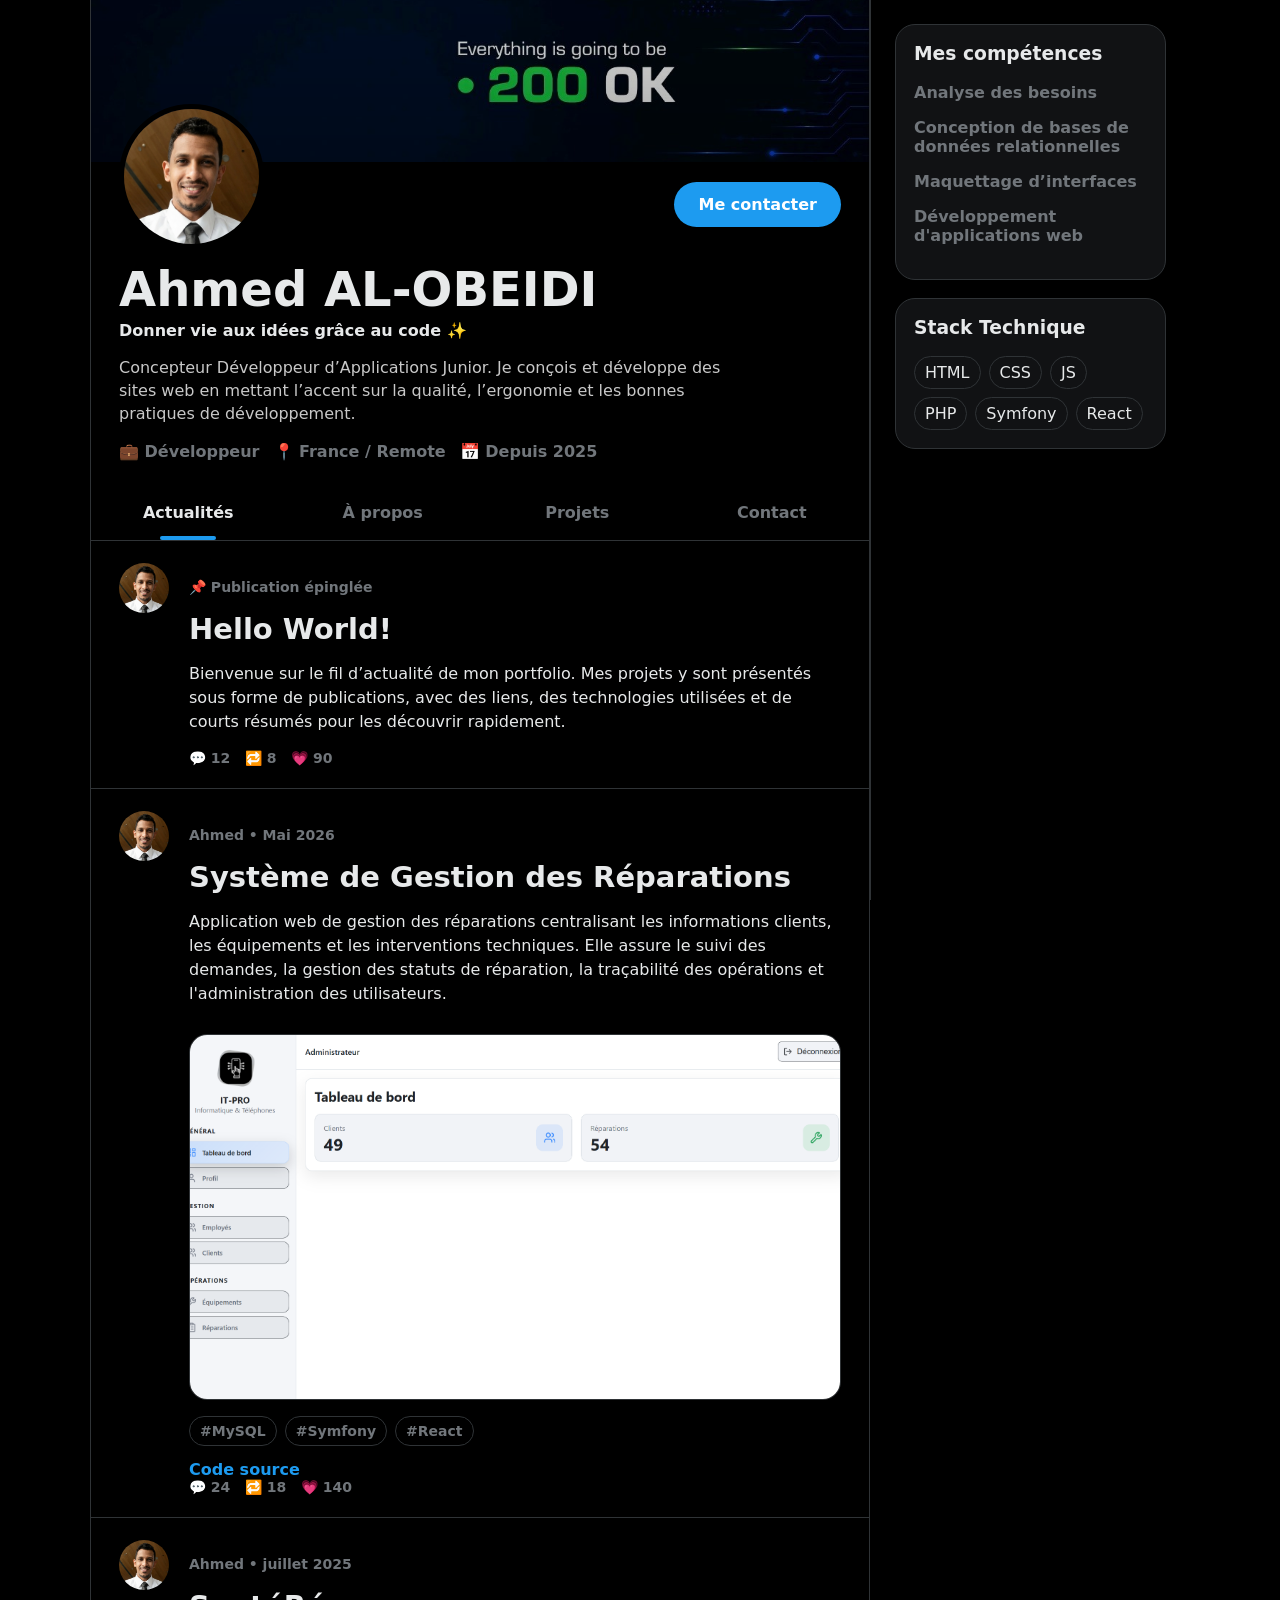
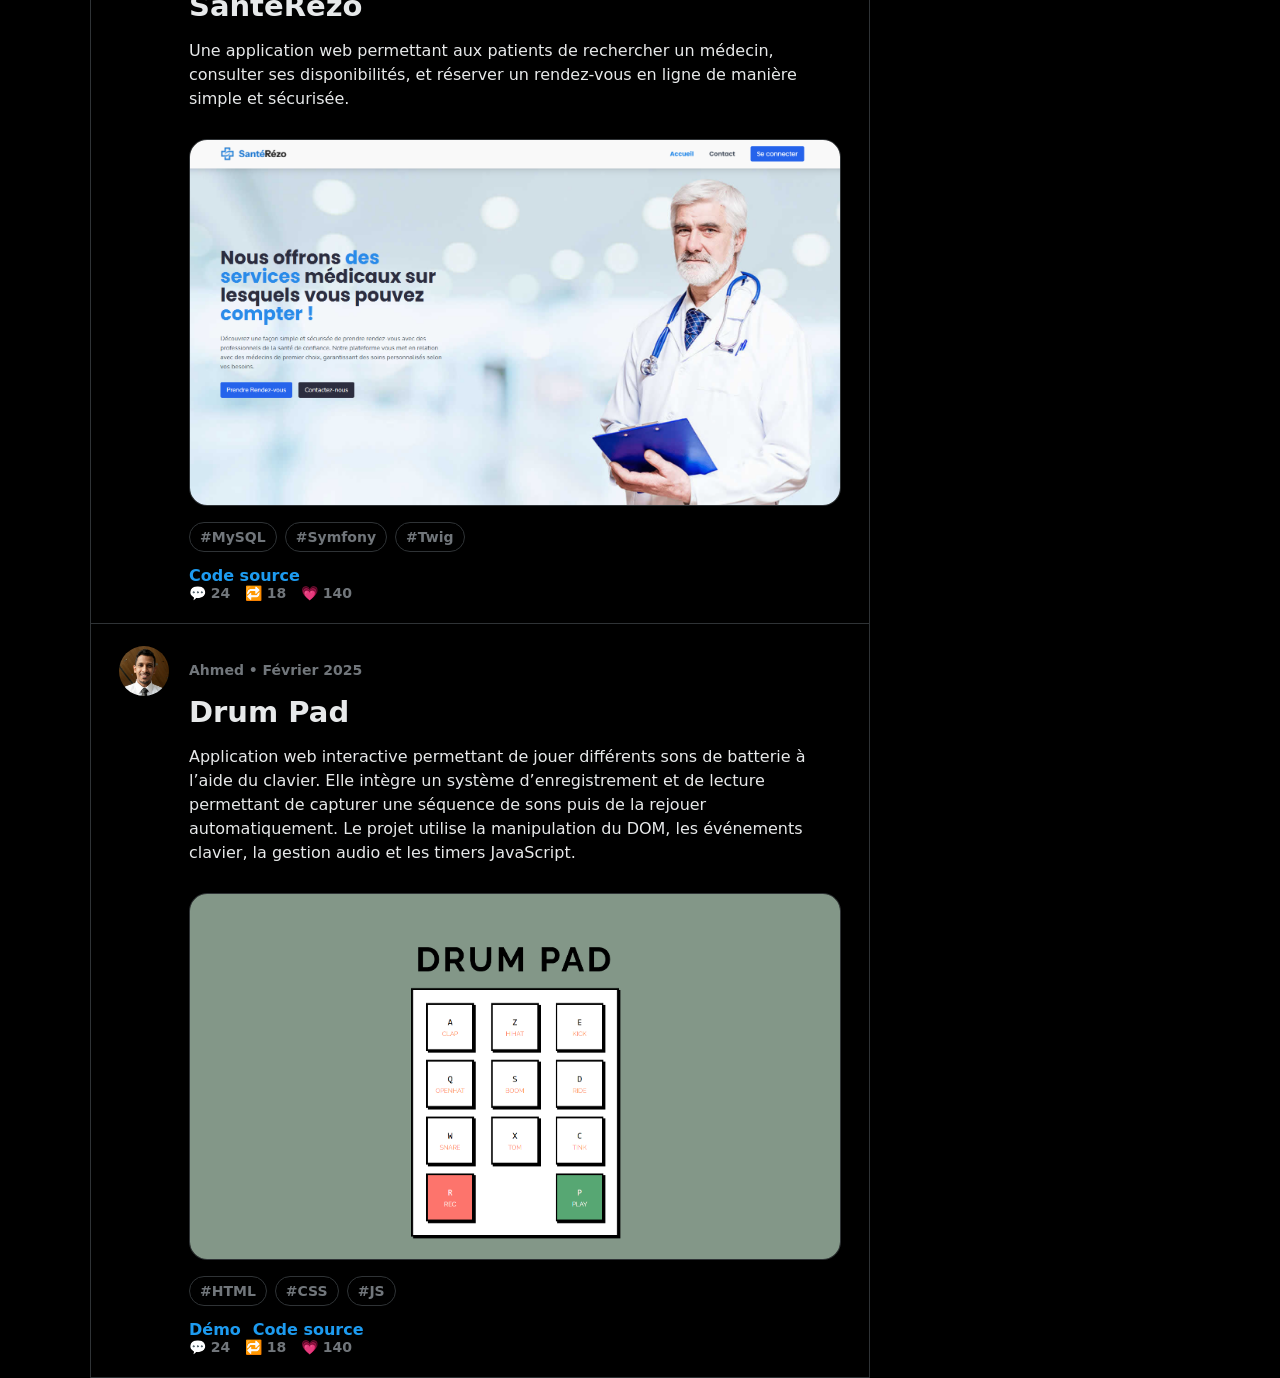
<file: index.html>
<!DOCTYPE html>
<html lang="fr">

<head>
  <meta charset="UTF-8" />
  <meta name="viewport" content="width=device-width, initial-scale=1.0" />
  <title>Ahmed AL-OBEIDI</title>
  <link rel="icon" type="image/png" href="assets/img/avatar.png">
  <link rel="stylesheet" href="https://cdnjs.cloudflare.com/ajax/libs/font-awesome/6.5.1/css/all.min.css" />
  <link rel="stylesheet" href="styles.css" />
  <script defer src="script.js"></script>
</head>

<body>
  <main class="profile-shell">
    <section class="profile-card">
      <div class="cover"></div>

      <div class="profile-top">
        <img class="avatar" src="assets/img/avatar.png" alt="Profile avatar" />
        <a class="follow" href="mailto:alobeidi.dev@gmail.com">Me contacter</a>
      </div>

      <h1>Ahmed AL-OBEIDI</h1>
      <p class="tagline">Donner vie aux idées grâce au code ✨</p>
      <p class="bio">Concepteur Développeur d’Applications Junior. Je conçois et développe des sites web en mettant
        l’accent sur la qualité, l’ergonomie et les bonnes pratiques de développement.</p>

      <div class="meta">
        <span>💼 Développeur</span>
        <span>📍 France / Remote</span>
        <span>📅 Depuis 2025</span>
      </div>

      <div class="tabs">
        <button class="tab active" data-tab="feed">Actualités</button>
        <button class="tab" data-tab="about">À propos</button>
        <button class="tab" data-tab="projects">Projets</button>
        <button class="tab" data-tab="contact">Contact</button>
      </div>
    </section>

    <section id="feed" class="tab-panel active">
      <article class="post pinned">
        <img class="post-avatar" src="assets/img/avatar.png" alt="" />
        <div>
          <p class="pin">📌 Publication épinglée</p>
          <h2>Hello World!</h2>
          <p>Bienvenue sur le fil d’actualité de mon portfolio. Mes projets y sont présentés sous forme de publications,
            avec des liens, des technologies utilisées et de courts résumés pour les découvrir rapidement.
          </p>
          <div class="actions">💬 12 &nbsp; 🔁 8 &nbsp; 💗 90</div>
        </div>
      </article>

      <div id="projectPosts"></div>
    </section>

    <section id="about" class="tab-panel">
      <article class="post text-post">
        <h2>À propos de moi</h2>
        <p>
          Développeur d’applications junior spécialisé dans les technologies web, j’aime concevoir des solutions
          fiables, évolutives et centrées sur les besoins des utilisateurs.
        </p>

        <p>
          Actuellement à la recherche d’une alternance pour poursuivre ma formation d’Expert en Architecture et
          Développement Logiciel (Bac+5).
        </p>
      </article>
    </section>

    <section id="projects" class="tab-panel">
      <div id="projectList"></div>
    </section>

    <section id="contact" class="tab-panel">
      <article class="post text-post">
        <h2>Restons en contact</h2>

        <p class="contact-intro">
          Retrouvez-moi sur les réseaux ou contactez-moi directement par e-mail.
        </p>

        <div class="social-links">

          <a href="https://github.com/ahmedobeidi" target="_blank" rel="noopener noreferrer" class="social-card">
            <i class="fa-brands fa-github social-icon"></i>

            <div>
              <h3>GitHub</h3>
              <p>github.com/ahmedobeidi</p>
            </div>
          </a>

          <a href="https://www.linkedin.com/in/ahmedobeidi/" target="_blank" rel="noopener noreferrer"
            class="social-card">
            <i class="fa-brands fa-linkedin social-icon"></i>

            <div>
              <h3>LinkedIn</h3>
              <p>linkedin.com/in/ahmedobeidi/</p>
            </div>
          </a>

          <a href="mailto:alobeidi.dev@gmail.com" class="social-card">
            <i class="fa-solid fa-envelope social-icon"></i>

            <div>
              <h3>Email</h3>
              <p>alobeidi.dev@gmail.com</p>
            </div>
          </a>

        </div>
      </article>
    </section>
  </main>

  <aside class="sidebar right">
    <div class="widget">
      <h3>Mes compétences</h3>
      <p><strong>Analyse des besoins</strong></p>
      <p><strong>Conception de bases de données relationnelles</strong></p>
      <p><strong>Maquettage d’interfaces</strong></p>
      <p><strong>Développement d'applications web</strong></p>
    </div>

    <div class="widget">
      <h3>Stack Technique</h3>
      <div class="chips">
        <span>HTML</span>
        <span>CSS</span>
        <span>JS</span>
        <span>PHP</span>
        <span>Symfony</span>
        <span>React</span>
      </div>
    </div>
  </aside>
</body>

</html>
</file>
<file: styles.css>
:root {
  --bg: #000;
  --panel: #111214;
  --panel-hover: #16181c;
  --line: #2f3336;
  --text: #e7e9ea;
  --muted: #71767b;
  --accent: #d4008f;
  --accent2: #1d9bf0;
}

* {
  box-sizing: border-box;
}

html {
  scroll-behavior: smooth;
}

body {
  margin: 0;
  min-height: 100vh;
  background: var(--bg);
  color: var(--text);
  font-family: Inter, system-ui, -apple-system, BlinkMacSystemFont, "Segoe UI", sans-serif;
  display: grid;
  grid-template-columns: minmax(0, 780px) 320px;
  justify-content: center;
}

a {
  color: inherit;
  text-decoration: none;
}

button {
  font: inherit;
}

/* Layout */
.profile-shell {
  width: 100%;
  min-height: 100vh;
  border-inline: 1px solid var(--line);
}

.sidebar {
  position: sticky;
  top: 0;
  height: 100vh;
  padding: 24px;
}

.right {
  border-left: 1px solid var(--line);
}

/* Profile Header */
.profile-card {
  position: relative;
  overflow: visible; /* allow avatar to overlap the cover */
}

.cover {
  position: relative;
  width: 100%;
  height: clamp(140px, 18vh, 340px);
  background-image: url("assets/img/Cover.jpg");
  background-size: cover;
  background-position: center;
  background-repeat: no-repeat;
}

/* optional semi-transparent overlay for contrast */
.cover::after {
  content: "";
  position: absolute;
  inset: 0;
  background: linear-gradient(rgba(0,0,0,0.15), rgba(0,0,0,0.35));
  pointer-events: none;
  z-index: 1;
}

.profile-top {
  position: relative;
  z-index: 3; /* ensure profile row sits above the cover */
  display: flex;
  align-items: end;
  justify-content: space-between;
  padding: 0 28px;
  margin-top: -58px; /* slightly less overlap so avatar isn't half hidden */
}

.avatar {
  width: 145px;
  height: 145px;
  border-radius: 50%;
  border: 5px solid var(--bg);
  object-fit: cover;
  object-position: center;
}

.follow {
  margin-bottom: 22px;
  border: 0;
  border-radius: 999px;
  background: var(--accent2);
  color: #fff;
  font-weight: 800;
  padding: 13px 24px;
  cursor: pointer;
}

.follow:hover {
  background: #2074ad;
}

.profile-card h1,
.tagline,
.bio,
.meta {
  padding-inline: 28px;
}

.profile-card h1 {
  margin: 12px 0 4px;
  font-size: clamp(34px, 6vw, 48px);
}

.tagline {
  margin: 0;
  font-weight: 700;
}

.bio {
  max-width: 680px;
  color: #c8c8c8;
  line-height: 1.45;
}

.meta {
  display: flex;
  flex-wrap: wrap;
  gap: 14px;
  color: var(--muted);
  font-weight: 700;
}

/* Tabs */
.tabs {
  display: grid;
  grid-template-columns: repeat(4, 1fr);
  margin-top: 24px;
  border-bottom: 1px solid var(--line);
}

.tab {
  position: relative;
  border: 0;
  background: transparent;
  color: var(--muted);
  padding: 18px;
  font-weight: 800;
  cursor: pointer;
}

.tab:hover {
  background: #080808;
}

.tab.active {
  color: var(--text);
}

.tab.active::after {
  content: "";
  position: absolute;
  left: 50%;
  bottom: 0;
  width: 56px;
  height: 4px;
  border-radius: 99px;
  background: var(--accent2);
  transform: translateX(-50%);
}

.tab-panel {
  display: none;
}

.tab-panel.active {
  display: block;
}

/* Posts */
.post {
  display: grid;
  grid-template-columns: 56px 1fr;
  gap: 14px;
  padding: 22px 28px;
  border-bottom: 1px solid var(--line);
  animation: fadeUp 0.45s ease both;
}

.text-post {
  display: block;
}

.post:hover {
  background: #050505;
}

.post-avatar {
  width: 50px;
  height: 50px;
  border-radius: 50%;
  object-fit: cover;
  object-position: center;
}

.pin,
.actions,
.project-tags,
.date {
  color: var(--muted);
  font-size: 14px;
  font-weight: 700;
}

.post h2 {
  margin: 4px 0 8px;
  font-size: 29px;
}

.post p {
  line-height: 1.5;
}

/* Projects */
.project-img {
  width: 100%;
  aspect-ratio: 16 / 9;
  margin-top: 12px;
  border: 1px solid var(--line);
  border-radius: 18px;
  object-fit: cover;
}

.project-tags {
  display: flex;
  flex-wrap: wrap;
  gap: 8px;
  margin-top: 12px;
}

.project-tags span,
.chips span {
  border: 1px solid var(--line);
  border-radius: 999px;
  padding: 6px 10px;
}

.project-links {
  display: flex;
  flex-wrap: wrap;
  gap: 12px;
  margin-top: 14px;
}

.project-links a {
  color: var(--accent2);
  font-weight: 800;
}

.project-links a:hover {
  text-decoration: underline;
}

/* Right Sidebar */
.widget {
  margin-bottom: 18px;
  padding: 18px;
  background: var(--panel);
  border: 1px solid var(--line);
  border-radius: 20px;
}

.widget h3 {
  margin-top: 0;
}

.widget p {
  color: var(--muted);
}

.chips {
  display: flex;
  flex-wrap: wrap;
  gap: 8px;
}

/* Contact */
.contact-intro {
  margin-bottom: 22px;
  color: var(--muted);
  font-size: 15px;
}

.social-links {
  display: flex;
  flex-direction: column;
  gap: 16px;
}

.social-card {
  display: flex;
  align-items: center;
  gap: 18px;
  padding: 18px 20px;
  background: var(--panel);
  border: 1px solid var(--line);
  border-radius: 18px;
  transition: 0.25s ease;
}

.social-card:hover {
  background: var(--panel-hover);
  border-color: var(--accent2);
  transform: translateY(-2px);
}

.social-icon {
  width: 52px;
  height: 52px;
  display: grid;
  place-items: center;
  flex-shrink: 0;
  border-radius: 50%;
  background: rgba(29, 155, 240, 0.1);
  color: var(--accent2);
  font-size: 28px;
}

.social-card h3 {
  margin: 0;
  color: var(--text);
  font-size: 18px;
}

.social-card p {
  margin: 4px 0 0;
  color: var(--muted);
  font-size: 14px;
}

.social-card:hover .fa-github {
  color: #fff;
}

.social-card:hover .fa-linkedin {
  color: #0a66c2;
}

.social-card:hover .fa-envelope {
  color: #ea4335;
}

/* Animation */
@keyframes fadeUp {
  from {
    opacity: 0;
    transform: translateY(12px);
  }

  to {
    opacity: 1;
    transform: translateY(0);
  }
}

/* Tablet */
@media (max-width: 1100px) {
  body {
    grid-template-columns: minmax(0, 780px);
  }

  .right {
    display: none;
  }

  .profile-shell {
    max-width: 780px;
  }
}

/* Mobile */
@media (max-width: 700px) {
  body {
    display: block;
  }

  .profile-shell {
    max-width: none;
    border: 0;
  }

  .cover {
    height: 135px;
  }

  .profile-top {
    padding-inline: 18px;
    margin-top: -58px;
  }

  .avatar {
    width: 112px;
    height: 112px;
  }

  .profile-card h1,
  .tagline,
  .bio,
  .meta {
    padding-inline: 18px;
  }

  .tabs {
    grid-template-columns: repeat(4, minmax(90px, 1fr));
    overflow-x: auto;
  }

  .tab {
    padding: 16px 10px;
  }

  .post {
    grid-template-columns: 44px 1fr;
    padding: 18px;
  }

  .post h2 {
    font-size: 24px;
  }

  .social-card {
    gap: 14px;
    padding: 16px;
  }

  .social-icon {
    width: 44px;
    height: 44px;
    font-size: 23px;
  }

  .social-card h3 {
    font-size: 16px;
  }

  .social-card p {
    font-size: 13px;
    word-break: break-word;
  }
}
</file>
